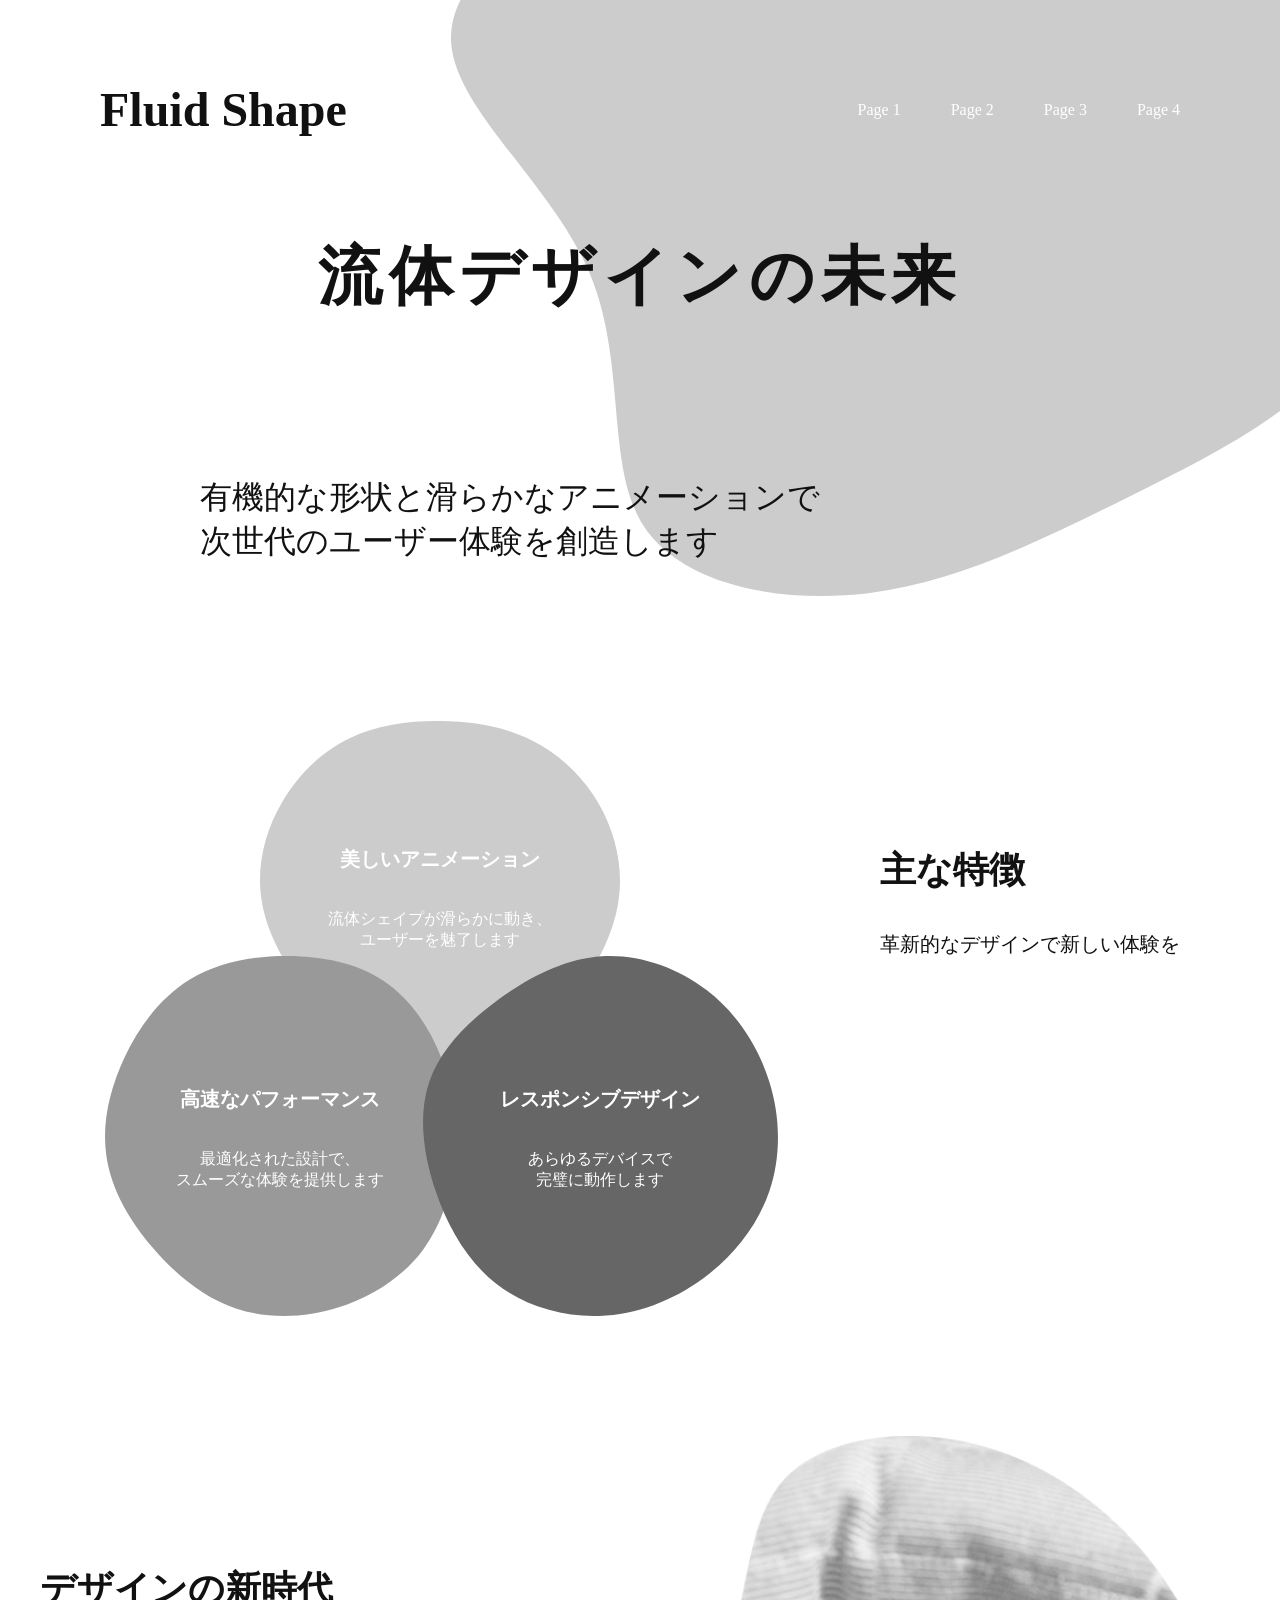
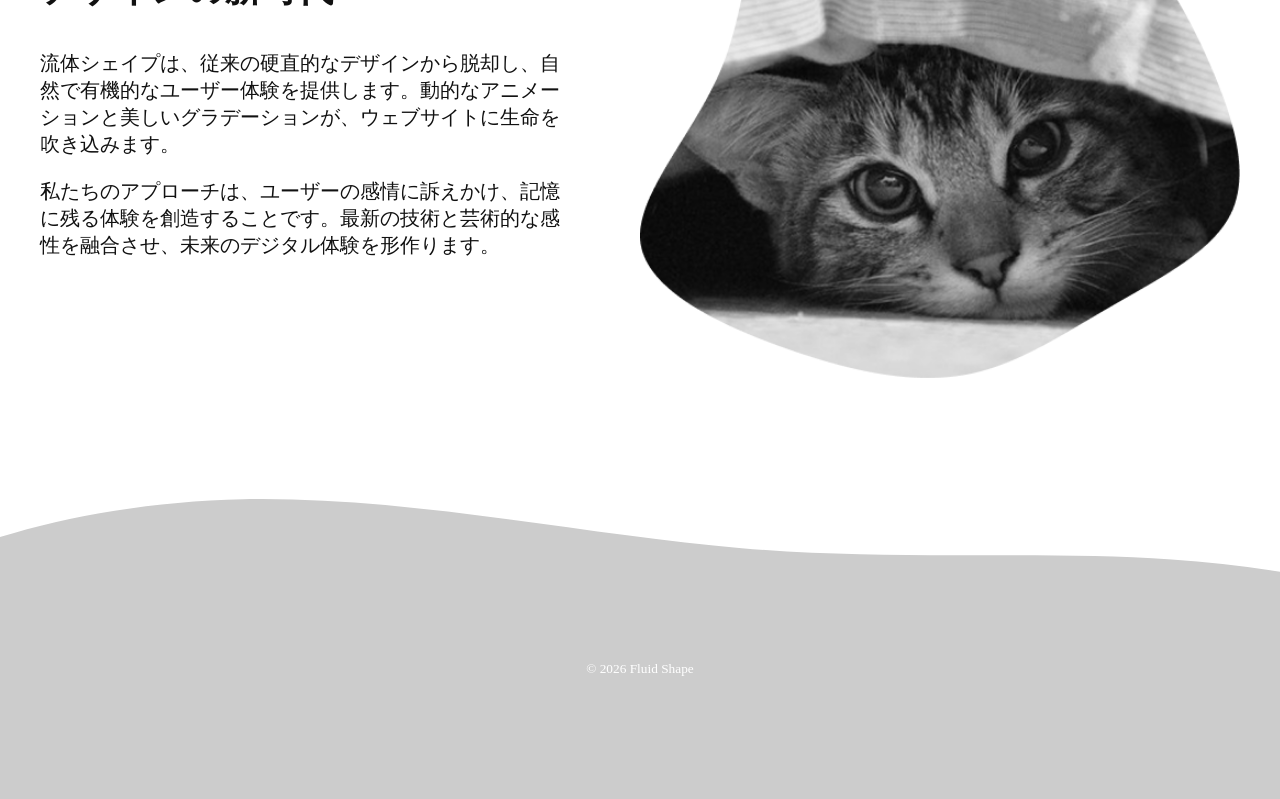
<file: fluid-shape/index.html>
<!DOCTYPE html>
<html lang="ja">

<head>
    <meta charset="UTF-8">
    <title>Fluid Shape</title>
    <link rel="stylesheet" href="style.css">
</head>

<body>
    <header>
        <div class="links">
            <h1 class="logo">
                <a href="#">Fluid Shape</a>
            </h1>
            <nav>
                <a href="#">Page 1</a>
                <a href="#">Page 2</a>
                <a href="#">Page 3</a>
                <a href="#">Page 4</a>
            </nav>
        </div>

        <p class="main-copy">流体デザインの未来</p>
        <p class="sub-copy">
            有機的な形状と滑らかなアニメーションで<br>
            次世代のユーザー体験を創造します
        </p>
    </header>

    <main>
        <section class="feature">
            <div class="text-area">
                <h2>主な特徴</h2>
                <p>革新的なデザインで新しい体験を</p>
            </div><!-- text-area -->
<!--  -->
            <div class="features">
                <div class="center">
                    <div>
                        <h3>美しいアニメーション</h3>
                        <p>流体シェイプが滑らかに動き、<br>ユーザーを魅了します</p>
                    </div>
                </div><!-- center -->

                <div class="left">
                    <div>
                        <h3>高速なパフォーマンス</h3>
                        <p>最適化された設計で、<br>スムーズな体験を提供します</p>
                    </div>
                </div><!-- left -->

                <div class="right">
                    <div>
                        <h3>レスポンシブデザイン</h3>
                        <p>あらゆるデバイスで<br>完璧に動作します</p>
                    </div>
                </div><!-- right -->
            </div><!-- feature -->

        </section>

        <section class="new-area">
            <div class="text-area">
                <h2>デザインの新時代</h2>
                <p>流体シェイプは、従来の硬直的なデザインから脱却し、自然で有機的なユーザー体験を提供します。動的なアニメーションと美しいグラデーションが、ウェブサイトに生命を吹き込みます。</p>

                <p>私たちのアプローチは、ユーザーの感情に訴えかけ、記憶に残る体験を創造することです。最新の技術と芸術的な感性を融合させ、未来のデジタル体験を形作ります。</p>
            </div>

            <img src="img/cat.png" alt="猫">
        </section>

    </main>

    <footer>
        <small class="copyright">&copy; 2026 Fluid Shape</small>
    </footer>
</body>

</html>
</file>
<file: fluid-shape/style.css>
@charset "utf-8";

/* ====================
  全体共通
==================== */
* {
    box-sizing: border-box;
}

body {
    margin: 0;
    color: #111;
    font-size: 16px;
    min-width: 1200px;
}

a {
    color: inherit;
    text-decoration: none;
}

/* ====================
  header
==================== */

/* ヘッダー全体 */
header {
    height: 596px;
    display: flex;
    flex-direction: column;
    position: relative;
    background: url(img/header.svg) no-repeat top right/contain;
}

/* ロゴ/ナビ */
.links {
    width: 100%;
    display: flex;
    justify-content: space-between;
    align-items: center;
    padding: 50px 100px 0;
}

/* ロゴ */
.links .logo {
    font-size: 48px;
}

/* ナビ */
.links nav {
    display: flex;
    gap: 50px;
}

.links nav a {
    color: #fff;
}

/* メインコピー */
.main-copy {
    width: 100%;
    font-size: 64px;
    font-weight: 700;
    text-align: center;
    margin: 1em 0 0;
    letter-spacing: .1em;
}

/* サブコピー */
.sub-copy {
    font-size: 32px;
    position: absolute;
    left: 200px;
    bottom: 0;
}

/* ====================
  main共通
==================== */
main {
    width: 1200px;
    margin: auto;
}

section {
    margin: 120px auto;
}

h2 {
    font-size: 36px;
    margin-bottom: 1em;
}

/* テキストエリア共通 */
.text-area p {
    font-size: 20px;
}

/* ====================
  .featureセクション
==================== */

/* セクション全体 */
.feature {
    display: flex;
    flex-direction: row-reverse;
    justify-content: center;
    gap: 100px;
}

/* テキストエリア */
.feature .text-area {
    margin-top: 100px;
}

/* 特徴3点 */
.features {
    width: 680px;
    height: 600px;
    position: relative;
    text-align: center;
    color: #fff;
}

/* 各特長共通 */
.features div {
    position: absolute;
    display: flex;
    flex-direction: column;
    justify-content: center;
    align-items: center;
    width: 360px;
    height: 360px;
}

/* 特徴 中央 */
.center {
    background: url(img/center.svg) center/contain no-repeat;
    top: 0;
    left: 50%;
    transform: translatex(-50%);
}

/* 特徴 左 */
.left {
    background: url(img/left.svg) center/contain no-repeat;
    left: 0;
    bottom: 0;
}

/* 特徴 右 */
.right {
    background: url(img/right.svg) center/contain no-repeat;
    right: 0;
    bottom: 0;
}

/* 特徴の見出し */
.features h3 {
    font-size: 20px;
    margin-bottom: 1em;
}

/* ====================
  .new-ereaセクション
==================== */

/* セクション全体 */
.new-area {
    display: flex;
    align-items: center;
    justify-content: space-between;
}

/* テキストエリア */
.new-area .text-area {
    width: 44%;
}

/* 画像エリア */
.new-area img {
    width: 50%;
    height: auto;
}

/* ====================
  footer
==================== */

footer {
    height: 300px;
    background: url(img/footer.svg) top center /cover no-repeat;
    display: flex;
    justify-content: center;
    align-items: center;
}

.copyright {
    color: #fff;
    margin-top: 40px;
}
</file>
